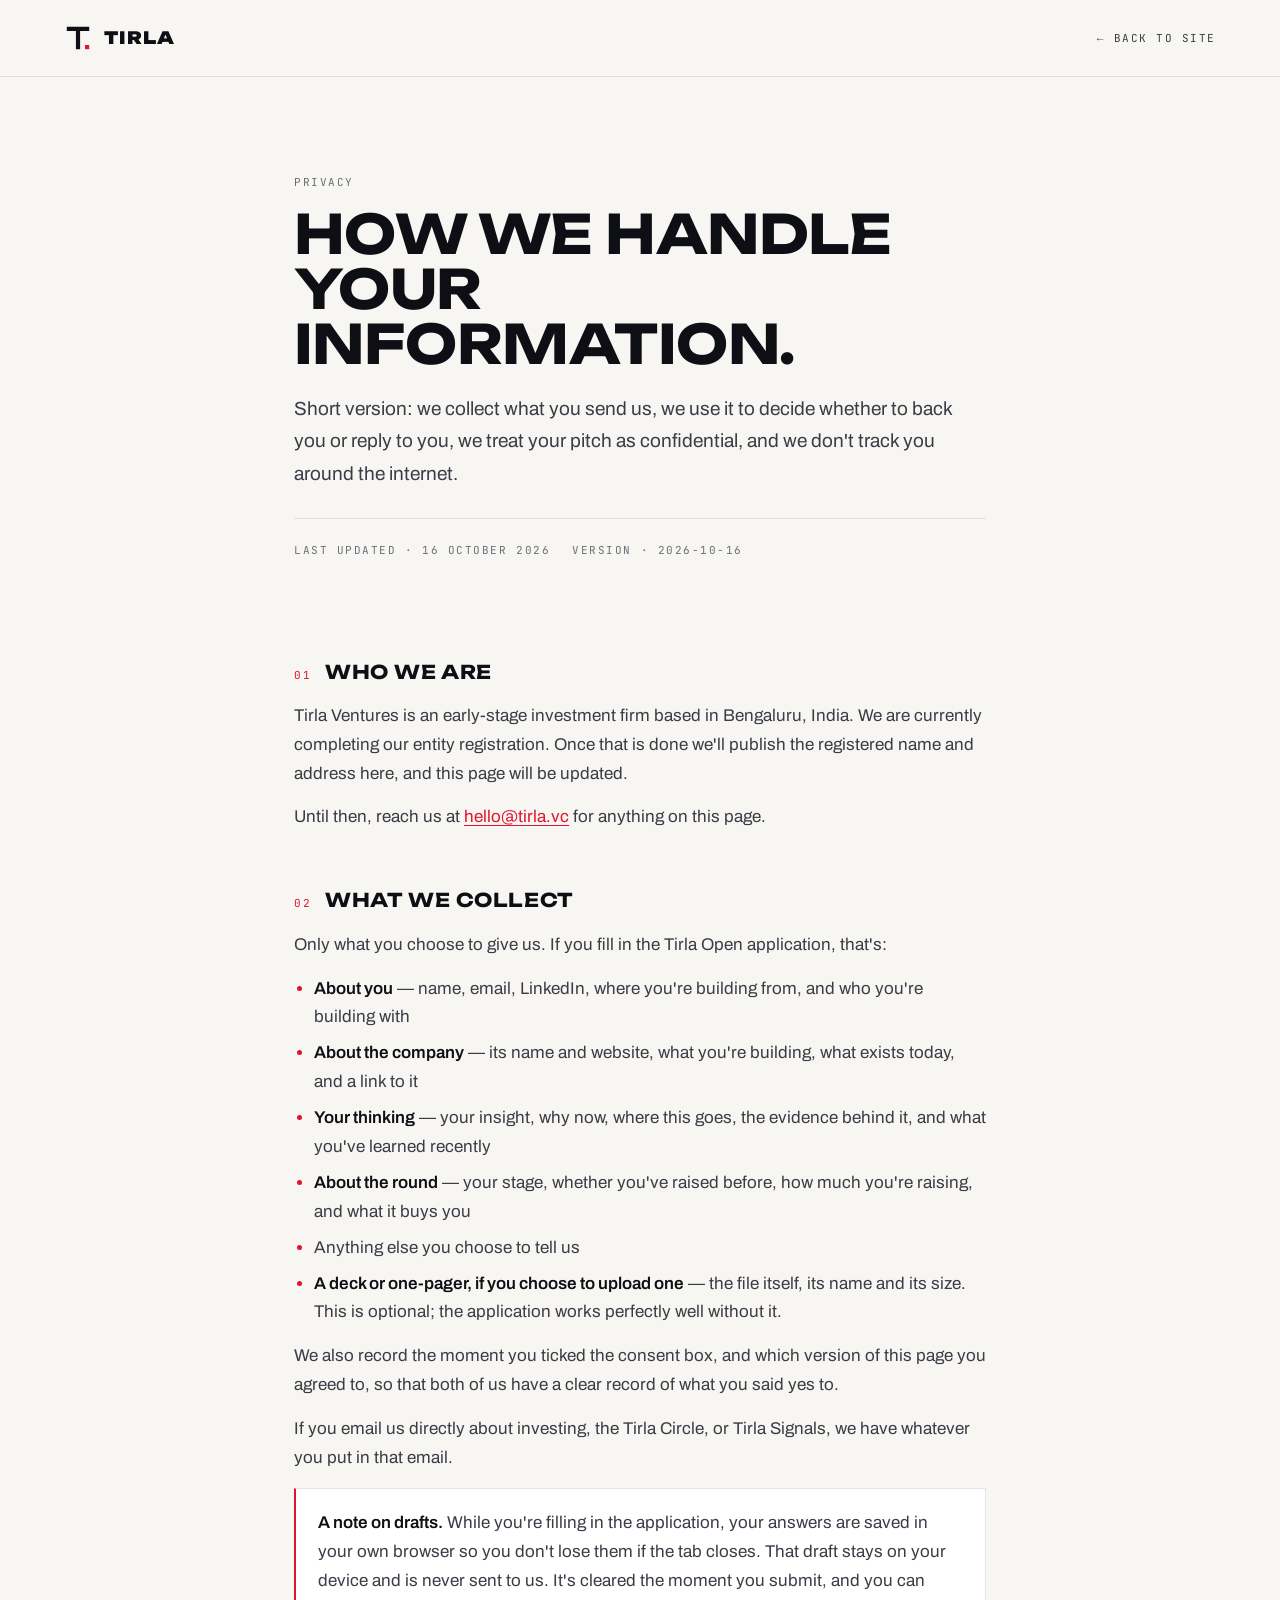
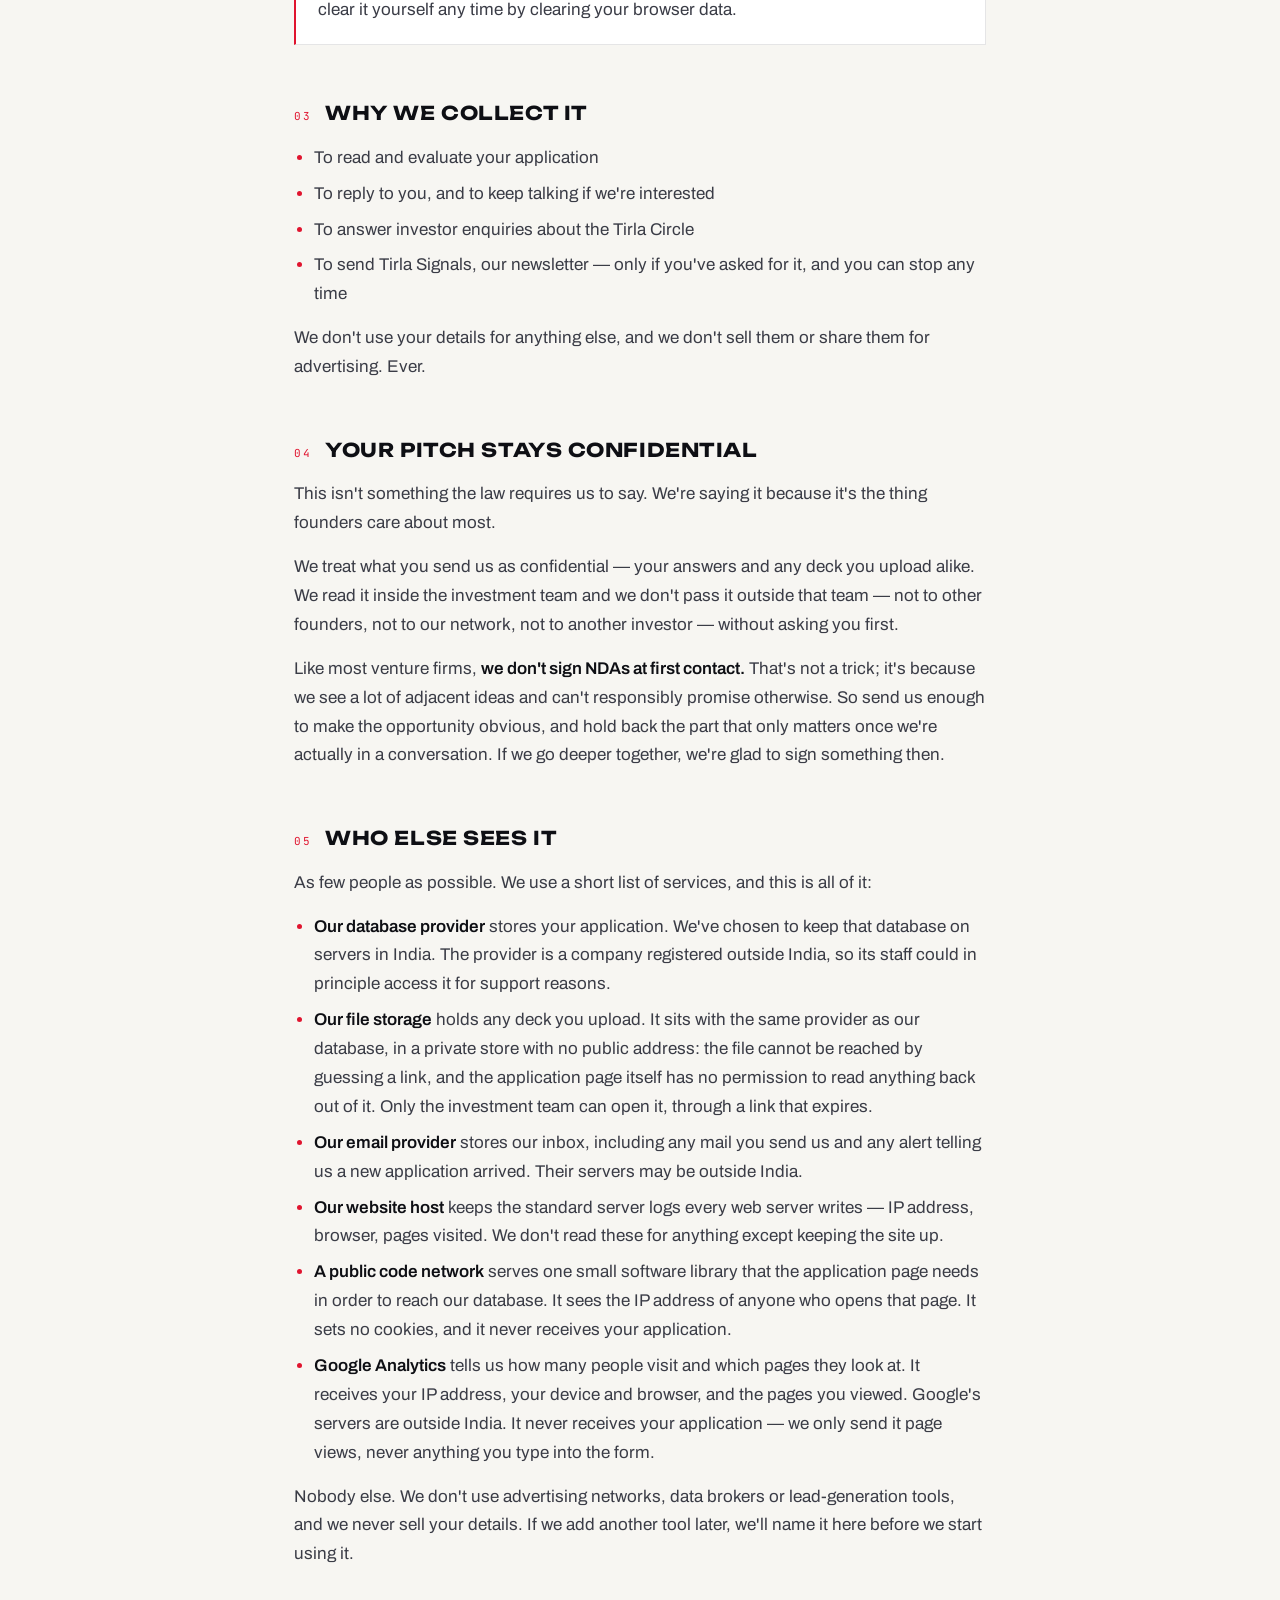
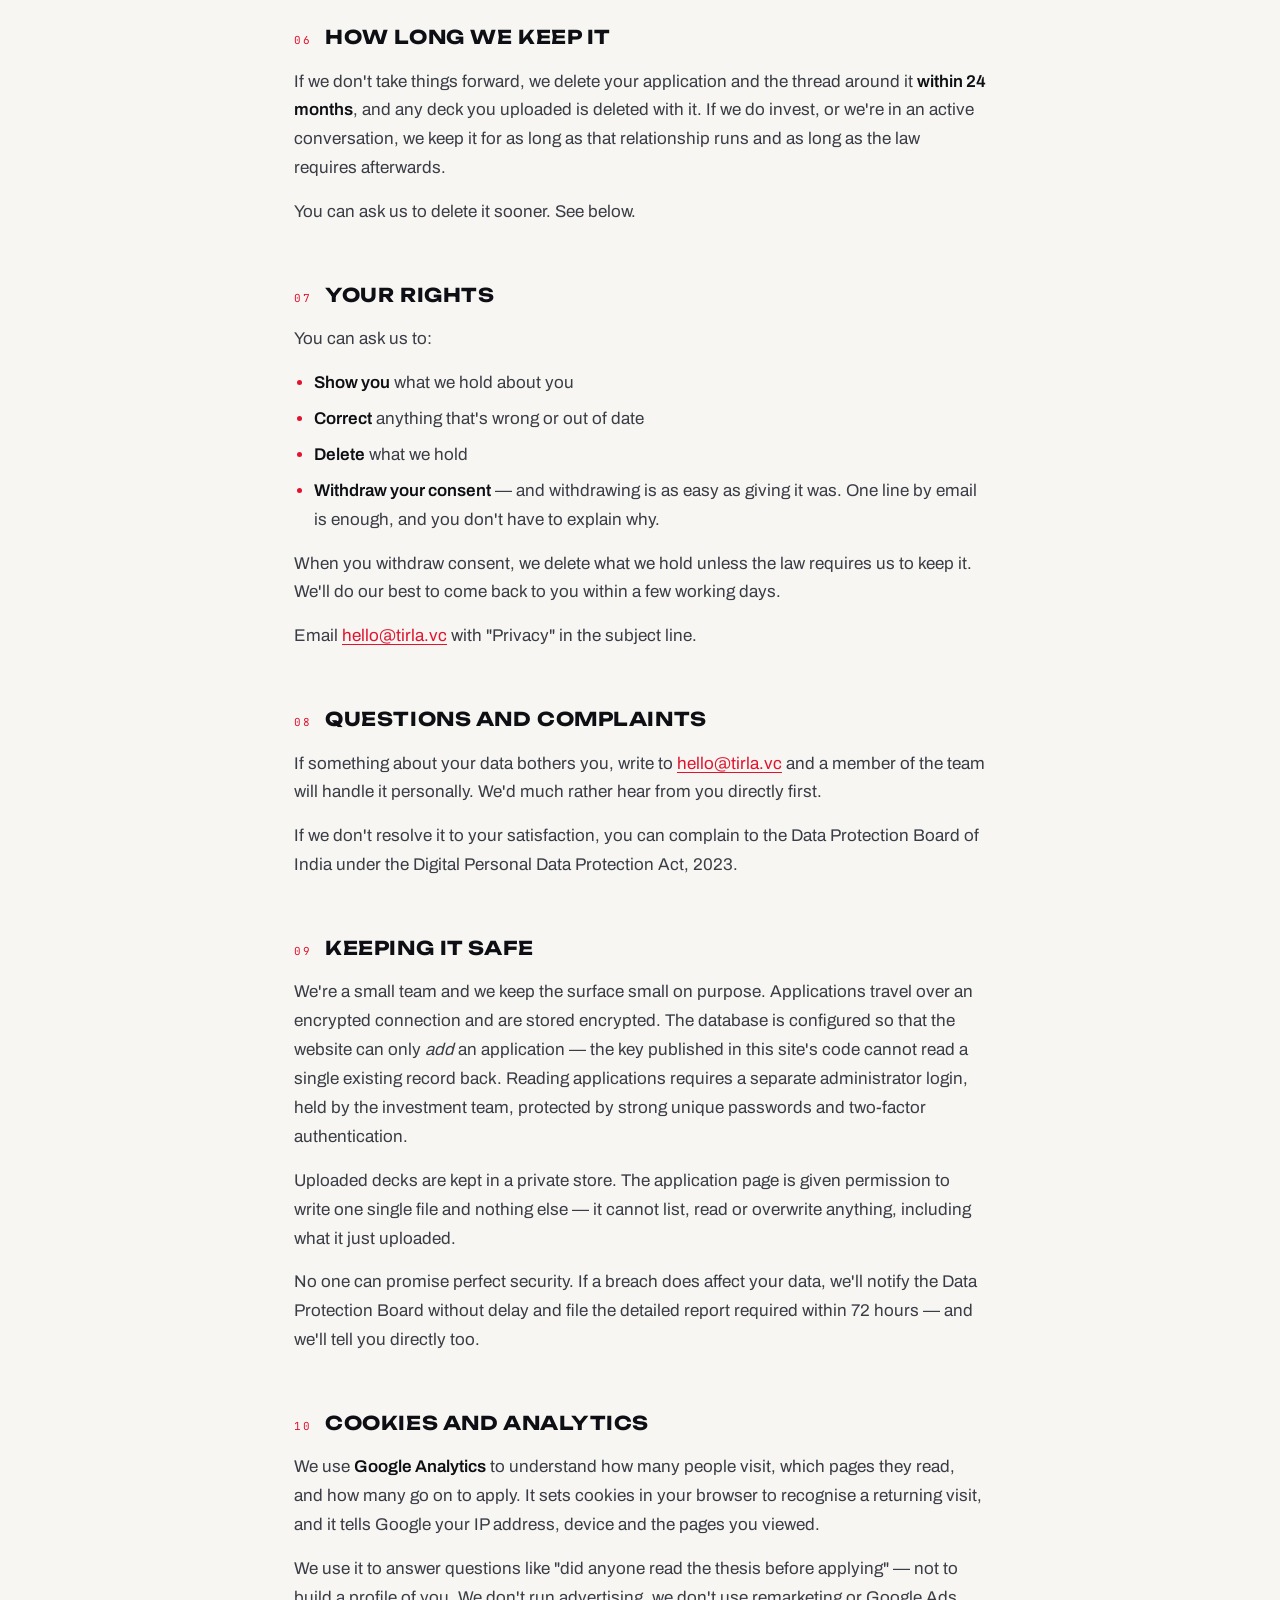
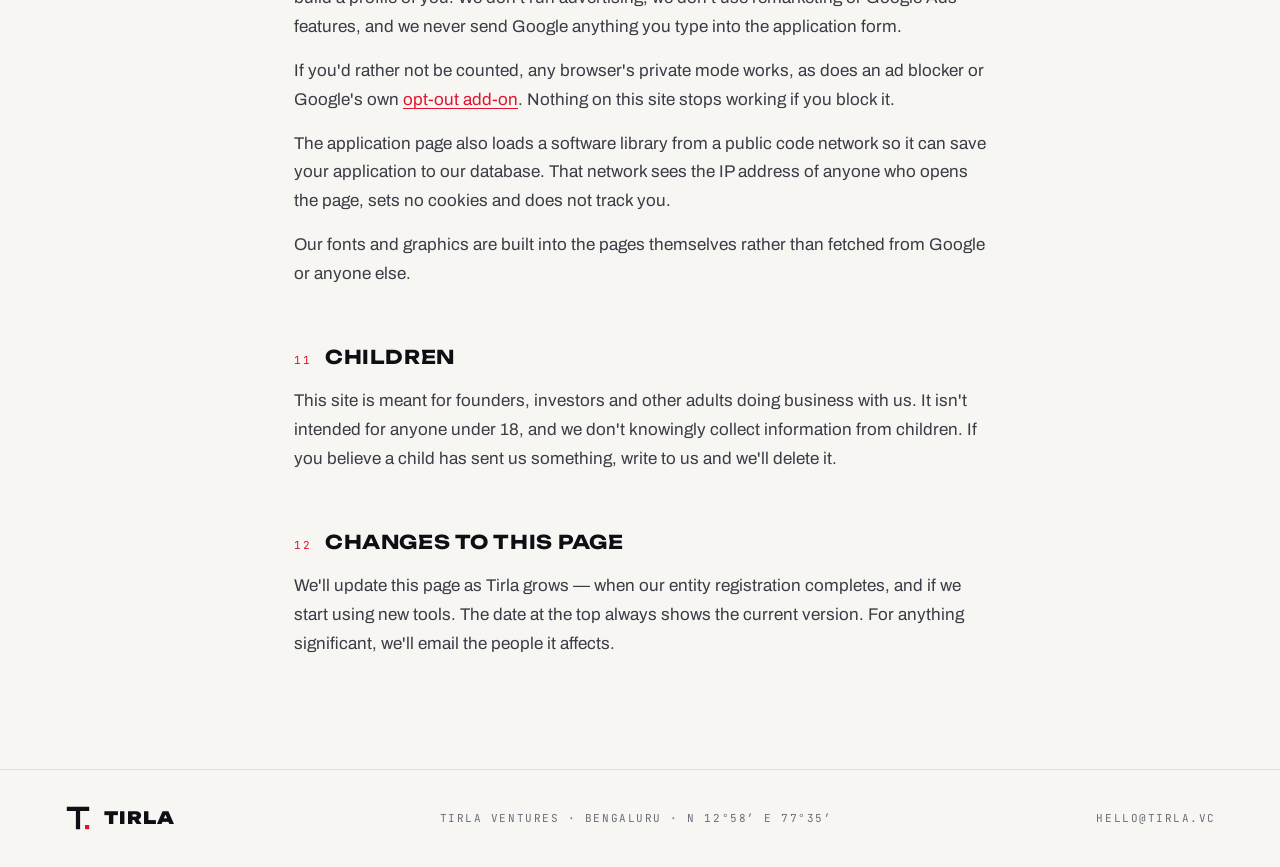
<file: privacy.html>
<!DOCTYPE html>
<html lang="en">
<head>
<meta charset="utf-8">
<meta name="viewport" content="width=device-width, initial-scale=1, viewport-fit=cover">
<!-- Google tag (gtag.js) -->
<script async src="https://www.googletagmanager.com/gtag/js?id=G-3HZ3XN2WXG"></script>
<script>
  window.dataLayer = window.dataLayer || [];
  function gtag(){dataLayer.push(arguments);}
  gtag('js', new Date());
  gtag('config', 'G-3HZ3XN2WXG');
</script>
<title>Privacy — Tirla Ventures</title>
<link rel="icon" href="favicon.ico" sizes="any">
<link rel="icon" href="favicon.svg" type="image/svg+xml">
<link rel="apple-touch-icon" href="apple-touch-icon.png">
<link rel="manifest" href="site.webmanifest">
<meta name="theme-color" content="#F7F6F2">
<meta name="description" content="How Tirla Ventures handles the information you share with us.">
<link rel="stylesheet" href="fonts.css">
<style>
:root{
  --bg:#F7F6F2; --bg2:#FFFFFF;
  --ink:#0E0F14; --ink2:#3A3C46; --mute:#6B6E7A;
  --line:rgba(14,15,20,.10); --line2:rgba(14,15,20,.28);
  --red:#E0142F;
  --disp:"Unbounded","Archivo Black",Impact,sans-serif;
  --sans:"Archivo","Helvetica Neue",Helvetica,Arial,system-ui,sans-serif;
  --mono:"JetBrains Mono",ui-monospace,SFMono-Regular,Menlo,monospace;
  --gutter:clamp(20px,5vw,80px);
  color-scheme:light;
}
*{box-sizing:border-box}
html{scroll-behavior:smooth}
html,body{background:var(--bg);color:var(--ink)}
body{margin:0;font-family:var(--sans);font-size:17px;line-height:1.7;-webkit-font-smoothing:antialiased}
a{color:inherit}
a:focus-visible,button:focus-visible{outline:2px solid var(--red);outline-offset:3px}
.wrap{padding-inline:var(--gutter);max-width:820px;margin-inline:auto}
.mono{font-family:var(--mono);font-size:11px;letter-spacing:.14em;text-transform:uppercase;color:var(--mute)}

/* nav */
.nav{border-bottom:1px solid var(--line);background:var(--bg)}
.nav .wrap{max-width:1500px;display:flex;align-items:center;justify-content:space-between;height:76px;gap:20px}
.brand{display:flex;align-items:center;gap:12px;text-decoration:none}
.brand svg{width:28px;height:28px}
.brand span{font-family:var(--disp);font-weight:900;font-size:17px;letter-spacing:.08em}
.back{font-family:var(--mono);font-size:11px;letter-spacing:.14em;text-transform:uppercase;color:var(--ink2);text-decoration:none;transition:.2s}
.back:hover{color:var(--red)}

/* head */
header.top{padding-block:clamp(48px,8vw,96px) clamp(28px,4vw,44px)}
h1{font-family:var(--disp);font-size:clamp(30px,5.4vw,54px);line-height:1.02;margin:14px 0 0;font-weight:700;text-transform:uppercase;letter-spacing:-.01em;text-wrap:balance}
.lede{color:var(--ink2);margin:22px 0 0;font-size:clamp(17px,2vw,19px);max-width:62ch}
.stamp{display:flex;gap:10px 22px;flex-wrap:wrap;margin-top:28px;padding-top:22px;border-top:1px solid var(--line)}

/* body */
main{padding-bottom:clamp(60px,9vw,110px)}
section{padding-top:clamp(34px,5vw,52px)}
h2{font-family:var(--disp);font-size:clamp(15px,2.1vw,19px);font-weight:700;text-transform:uppercase;letter-spacing:.03em;margin:0 0 14px;display:flex;align-items:baseline;gap:14px}
h2::before{content:attr(data-n);font-family:var(--mono);font-size:11px;letter-spacing:.14em;color:var(--red);font-weight:400}
p{margin:0 0 15px;color:var(--ink2)}
p:last-child{margin-bottom:0}
ul{margin:0 0 15px;padding-left:20px;color:var(--ink2)}
li{margin-bottom:7px}
li::marker{color:var(--red)}
strong{color:var(--ink);font-weight:600}
a.lnk{color:var(--red);text-decoration:underline;text-underline-offset:3px;text-decoration-thickness:1px}
a.lnk:hover{color:var(--ink)}
.note{background:var(--bg2);border:1px solid var(--line);border-left:2px solid var(--red);padding:20px 22px;margin:4px 0 0}
.note p{margin:0}

/* footer */
footer{border-top:1px solid var(--line);padding-block:34px;padding-bottom:calc(34px + env(safe-area-inset-bottom,0px))}
footer .wrap{max-width:1500px;display:flex;justify-content:space-between;gap:16px;flex-wrap:wrap;align-items:center}
footer a{text-decoration:none;transition:.2s}
footer a:hover{color:var(--ink)}
@media(max-width:640px){ body{font-size:16px} .nav .wrap{height:64px} }
</style>
</head>
<body>

<svg width="0" height="0" style="position:absolute" aria-hidden="true"><defs>
<symbol id="mark" viewBox="0 0 40 40">
<path d="M4 4h32v6H23v26h-6V10H4z" fill="currentColor"/>
<rect x="30" y="30" width="6" height="6" fill="#E0142F"/>
</symbol>
</defs></svg>

<nav class="nav">
  <div class="wrap">
    <a class="brand" href="index.html"><svg><use href="#mark"/></svg><span>TIRLA</span></a>
    <a class="back" href="index.html">← Back to site</a>
  </div>
</nav>

<div class="wrap">

<header class="top">
  <div class="mono">Privacy</div>
  <h1>How we handle<br>your information.</h1>
  <p class="lede">Short version: we collect what you send us, we use it to decide whether to back you or reply to you, we treat your pitch as confidential, and we don't track you around the internet.</p>
  <div class="stamp">
    <span class="mono">Last updated · 16 October 2026</span>
    <span class="mono">Version · 2026-10-16</span>
  </div>
</header>

<main>

<section>
  <h2 data-n="01">Who we are</h2>
  <p>Tirla Ventures is an early-stage investment firm based in Bengaluru, India. We are currently completing our entity registration. Once that is done we'll publish the registered name and address here, and this page will be updated.</p>
  <p>Until then, reach us at <a class="lnk" href="mailto:hello@tirla.vc">hello@tirla.vc</a> for anything on this page.</p>
</section>

<section>
  <h2 data-n="02">What we collect</h2>
  <p>Only what you choose to give us. If you fill in the Tirla Open application, that's:</p>
  <ul>
    <li><strong>About you</strong> — name, email, LinkedIn, where you're building from, and who you're building with</li>
    <li><strong>About the company</strong> — its name and website, what you're building, what exists today, and a link to it</li>
    <li><strong>Your thinking</strong> — your insight, why now, where this goes, the evidence behind it, and what you've learned recently</li>
    <li><strong>About the round</strong> — your stage, whether you've raised before, how much you're raising, and what it buys you</li>
    <li>Anything else you choose to tell us</li>
    <li><strong>A deck or one-pager, if you choose to upload one</strong> — the file itself, its name and its size. This is optional; the application works perfectly well without it.</li>
  </ul>
  <p>We also record the moment you ticked the consent box, and which version of this page you agreed to, so that both of us have a clear record of what you said yes to.</p>
  <p>If you email us directly about investing, the Tirla Circle, or Tirla Signals, we have whatever you put in that email.</p>
  <div class="note">
    <p><strong>A note on drafts.</strong> While you're filling in the application, your answers are saved in your own browser so you don't lose them if the tab closes. That draft stays on your device and is never sent to us. It's cleared the moment you submit, and you can clear it yourself any time by clearing your browser data.</p>
  </div>
</section>

<section>
  <h2 data-n="03">Why we collect it</h2>
  <ul>
    <li>To read and evaluate your application</li>
    <li>To reply to you, and to keep talking if we're interested</li>
    <li>To answer investor enquiries about the Tirla Circle</li>
    <li>To send Tirla Signals, our newsletter — only if you've asked for it, and you can stop any time</li>
  </ul>
  <p>We don't use your details for anything else, and we don't sell them or share them for advertising. Ever.</p>
</section>

<section>
  <h2 data-n="04">Your pitch stays confidential</h2>
  <p>This isn't something the law requires us to say. We're saying it because it's the thing founders care about most.</p>
  <p>We treat what you send us as confidential — your answers and any deck you upload alike. We read it inside the investment team and we don't pass it outside that team — not to other founders, not to our network, not to another investor — without asking you first.</p>
  <p>Like most venture firms, <strong>we don't sign NDAs at first contact.</strong> That's not a trick; it's because we see a lot of adjacent ideas and can't responsibly promise otherwise. So send us enough to make the opportunity obvious, and hold back the part that only matters once we're actually in a conversation. If we go deeper together, we're glad to sign something then.</p>
</section>

<section>
  <h2 data-n="05">Who else sees it</h2>
  <p>As few people as possible. We use a short list of services, and this is all of it:</p>
  <ul>
    <li><strong>Our database provider</strong> stores your application. We've chosen to keep that database on servers in India. The provider is a company registered outside India, so its staff could in principle access it for support reasons.</li>
    <li><strong>Our file storage</strong> holds any deck you upload. It sits with the same provider as our database, in a private store with no public address: the file cannot be reached by guessing a link, and the application page itself has no permission to read anything back out of it. Only the investment team can open it, through a link that expires.</li>
    <li><strong>Our email provider</strong> stores our inbox, including any mail you send us and any alert telling us a new application arrived. Their servers may be outside India.</li>
    <li><strong>Our website host</strong> keeps the standard server logs every web server writes — IP address, browser, pages visited. We don't read these for anything except keeping the site up.</li>
    <li><strong>A public code network</strong> serves one small software library that the application page needs in order to reach our database. It sees the IP address of anyone who opens that page. It sets no cookies, and it never receives your application.</li>
    <li><strong>Google Analytics</strong> tells us how many people visit and which pages they look at. It receives your IP address, your device and browser, and the pages you viewed. Google's servers are outside India. It never receives your application — we only send it page views, never anything you type into the form.</li>
  </ul>
  <p>Nobody else. We don't use advertising networks, data brokers or lead-generation tools, and we never sell your details. If we add another tool later, we'll name it here before we start using it.</p>
</section>

<section>
  <h2 data-n="06">How long we keep it</h2>
  <p>If we don't take things forward, we delete your application and the thread around it <strong>within 24 months</strong>, and any deck you uploaded is deleted with it. If we do invest, or we're in an active conversation, we keep it for as long as that relationship runs and as long as the law requires afterwards.</p>
  <p>You can ask us to delete it sooner. See below.</p>
</section>

<section>
  <h2 data-n="07">Your rights</h2>
  <p>You can ask us to:</p>
  <ul>
    <li><strong>Show you</strong> what we hold about you</li>
    <li><strong>Correct</strong> anything that's wrong or out of date</li>
    <li><strong>Delete</strong> what we hold</li>
    <li><strong>Withdraw your consent</strong> — and withdrawing is as easy as giving it was. One line by email is enough, and you don't have to explain why.</li>
  </ul>
  <p>When you withdraw consent, we delete what we hold unless the law requires us to keep it. We'll do our best to come back to you within a few working days.</p>
  <p>Email <a class="lnk" href="mailto:hello@tirla.vc?subject=Privacy%20request">hello@tirla.vc</a> with "Privacy" in the subject line.</p>
</section>

<section>
  <h2 data-n="08">Questions and complaints</h2>
  <p>If something about your data bothers you, write to <a class="lnk" href="mailto:hello@tirla.vc?subject=Privacy%20request">hello@tirla.vc</a> and a member of the team will handle it personally. We'd much rather hear from you directly first.</p>
  <p>If we don't resolve it to your satisfaction, you can complain to the Data Protection Board of India under the Digital Personal Data Protection Act, 2023.</p>
</section>

<section>
  <h2 data-n="09">Keeping it safe</h2>
  <p>We're a small team and we keep the surface small on purpose. Applications travel over an encrypted connection and are stored encrypted. The database is configured so that the website can only <em>add</em> an application — the key published in this site's code cannot read a single existing record back. Reading applications requires a separate administrator login, held by the investment team, protected by strong unique passwords and two-factor authentication.</p>
  <p>Uploaded decks are kept in a private store. The application page is given permission to write one single file and nothing else — it cannot list, read or overwrite anything, including what it just uploaded.</p>
  <p>No one can promise perfect security. If a breach does affect your data, we'll notify the Data Protection Board without delay and file the detailed report required within 72 hours — and we'll tell you directly too.</p>
</section>

<section>
  <h2 data-n="10">Cookies and analytics</h2>
  <p>We use <strong>Google Analytics</strong> to understand how many people visit, which pages they read, and how many go on to apply. It sets cookies in your browser to recognise a returning visit, and it tells Google your IP address, device and the pages you viewed.</p>
  <p>We use it to answer questions like "did anyone read the thesis before applying" — not to build a profile of you. We don't run advertising, we don't use remarketing or Google Ads features, and we never send Google anything you type into the application form.</p>
  <p>If you'd rather not be counted, any browser's private mode works, as does an ad blocker or Google's own <a class="lnk" href="https://tools.google.com/dlpage/gaoptout" target="_blank" rel="noopener">opt-out add-on</a>. Nothing on this site stops working if you block it.</p>
  <p>The application page also loads a software library from a public code network so it can save your application to our database. That network sees the IP address of anyone who opens the page, sets no cookies and does not track you.</p>
  <p>Our fonts and graphics are built into the pages themselves rather than fetched from Google or anyone else.</p>
</section>

<section>
  <h2 data-n="11">Children</h2>
  <p>This site is meant for founders, investors and other adults doing business with us. It isn't intended for anyone under 18, and we don't knowingly collect information from children. If you believe a child has sent us something, write to us and we'll delete it.</p>
</section>

<section>
  <h2 data-n="12">Changes to this page</h2>
  <p>We'll update this page as Tirla grows — when our entity registration completes, and if we start using new tools. The date at the top always shows the current version. For anything significant, we'll email the people it affects.</p>
</section>

</main>
</div>

<footer>
  <div class="wrap">
    <a class="brand" href="index.html"><svg><use href="#mark"/></svg><span>TIRLA</span></a>
    <span class="mono">Tirla Ventures · Bengaluru · N 12°58′ E 77°35′</span>
    <a class="mono" href="mailto:hello@tirla.vc">hello@tirla.vc</a>
  </div>
</footer>

</body>
</html>
</file>
<file: fonts.css>
/* Tirla brand fonts — extracted from index.html so every page matches */
@font-face{font-family:"Unbounded";font-style:normal;font-weight:300;font-display:swap;src:url([data-uri]) format("woff2")}
@font-face{font-family:"Unbounded";font-style:normal;font-weight:400;font-display:swap;src:url([data-uri]) format("woff2")}
@font-face{font-family:"Unbounded";font-style:normal;font-weight:700;font-display:swap;src:url([data-uri]) format("woff2")}
@font-face{font-family:"Unbounded";font-style:normal;font-weight:900;font-display:swap;src:url([data-uri]) format("woff2")}
@font-face{font-family:"Archivo";font-style:normal;font-weight:300;font-display:swap;src:url([data-uri]) format("woff2")}
@font-face{font-family:"Archivo";font-style:normal;font-weight:400;font-display:swap;src:url([data-uri]) format("woff2")}
@font-face{font-family:"Archivo";font-style:normal;font-weight:500;font-display:swap;src:url([data-uri]) format("woff2")}
@font-face{font-family:"Archivo";font-style:normal;font-weight:600;font-display:swap;src:url([data-uri]) format("woff2")}
@font-face{font-family:"JetBrains Mono";font-style:normal;font-weight:400;font-display:swap;src:url([data-uri]) format("woff2")}
@font-face{font-family:"JetBrains Mono";font-style:normal;font-weight:500;font-display:swap;src:url([data-uri]) format("woff2")}
</file>
